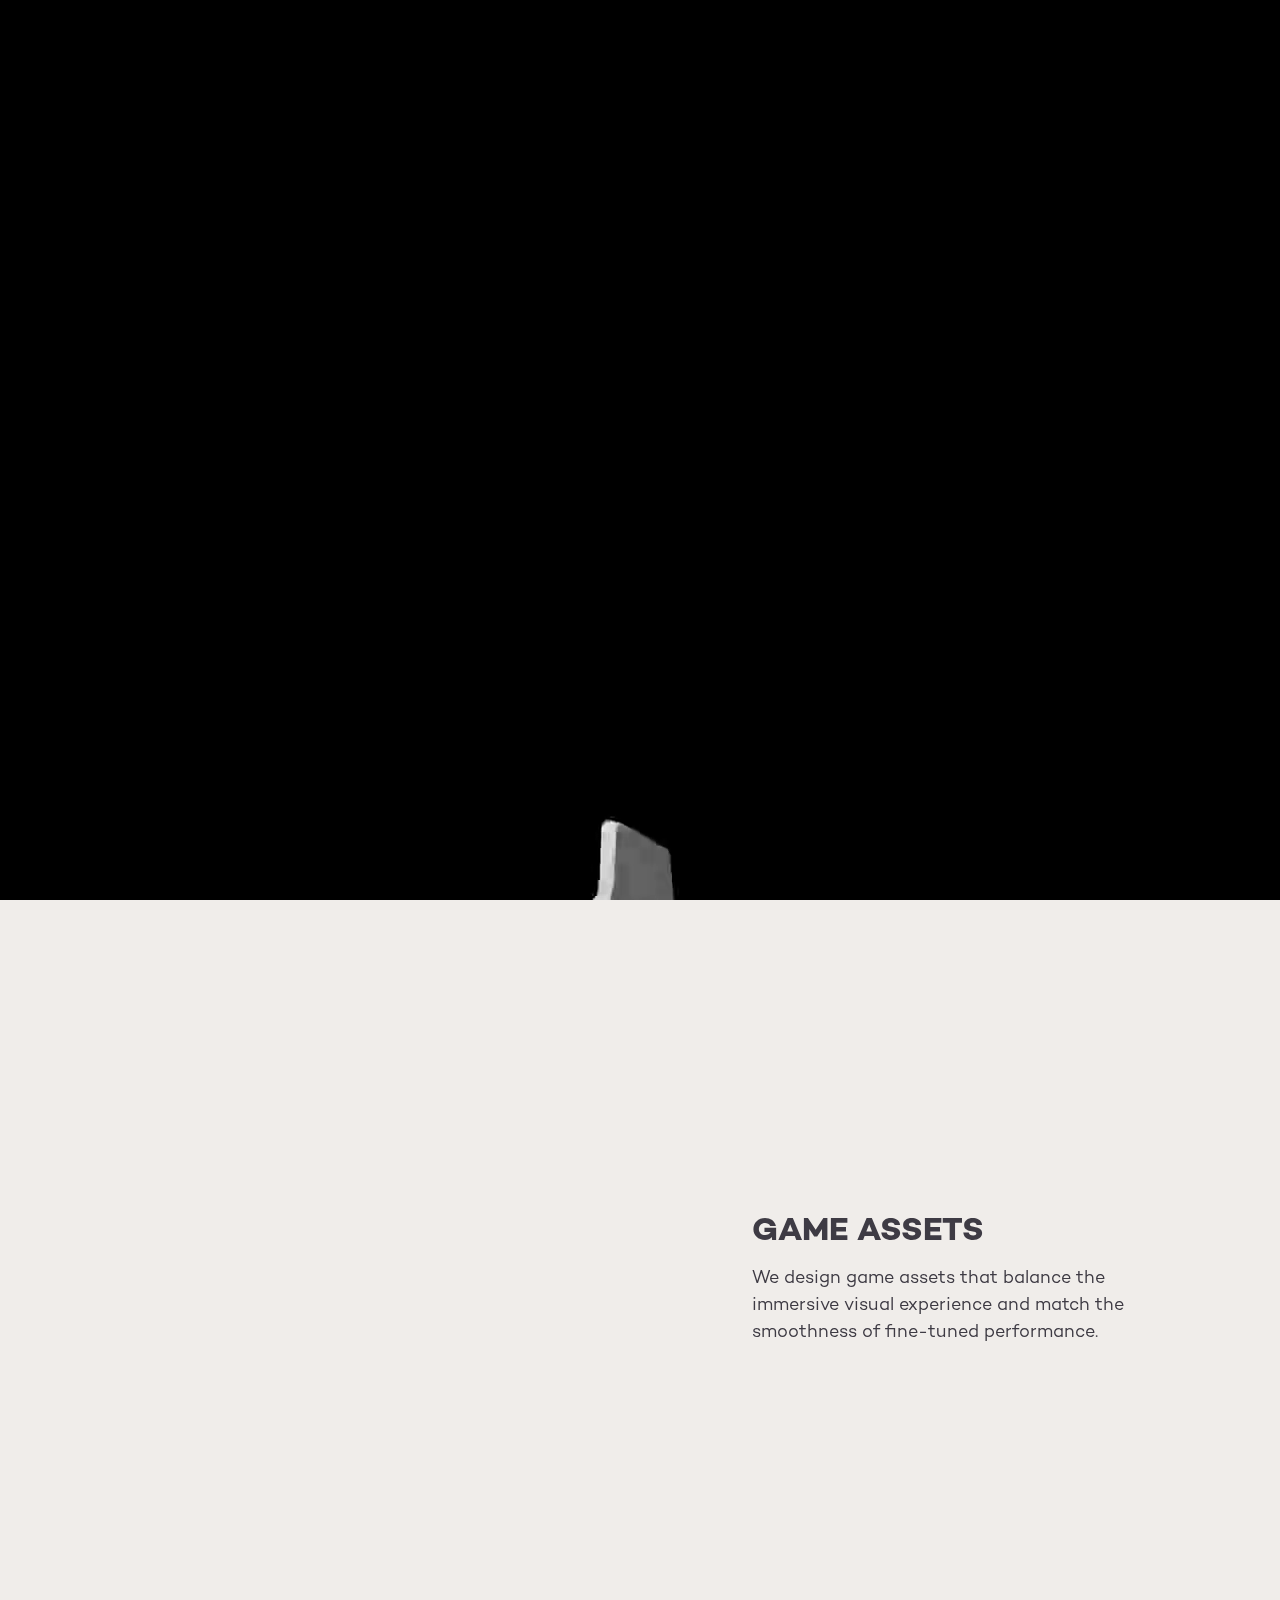
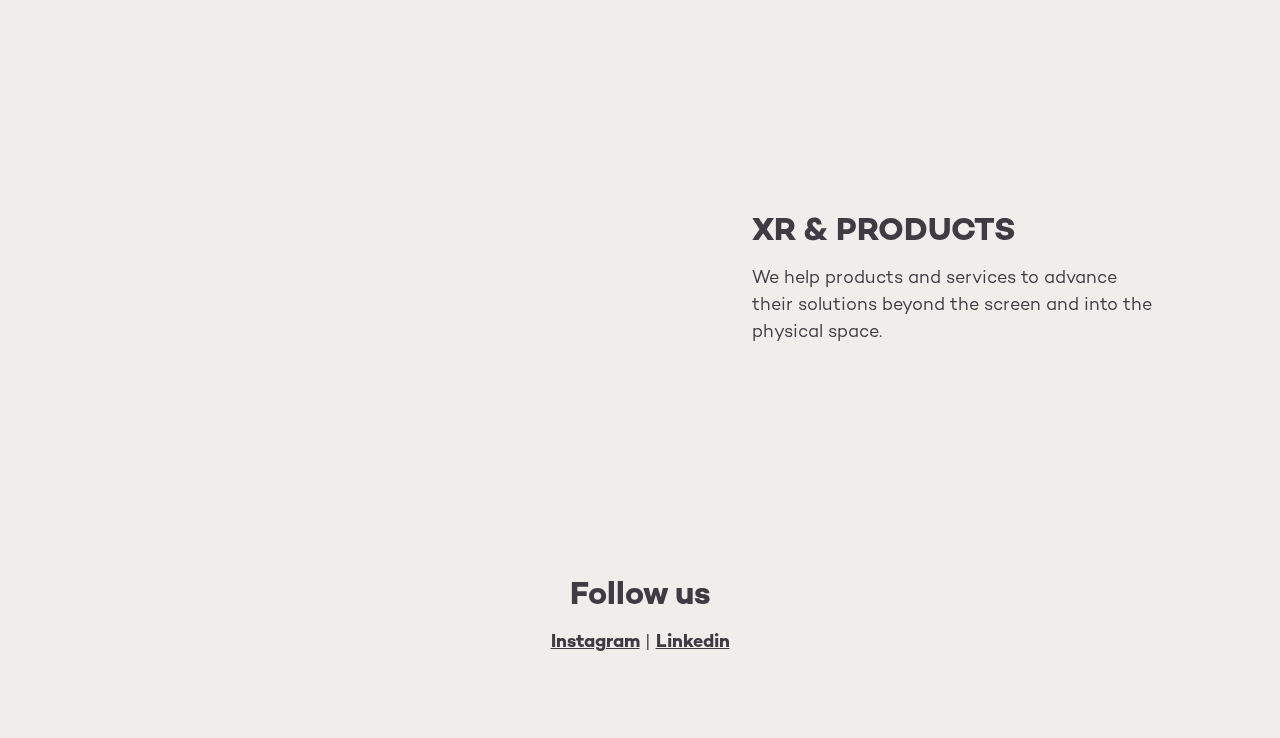
<file: index.html>
﻿<!DOCTYPE html>
<html lang="en">

<head>
    <meta charset="UTF-8">
    <!--    <meta name="viewport" content="width=device-width, initial-scale=1">-->

    <title>Ringbahn.io - Berlin-based 3D production studio focused on game development, XR.</title>


    <script src="https://ajax.googleapis.com/ajax/libs/jquery/2.0.0/jquery.min.js"></script>
    <script src="https://aframe.io/releases/1.3.0/aframe.min.js"></script>


    <link rel="stylesheet" href="css/style.css">


    <meta name="description" content="We focus on developing 3D assets for the gaming industry, webGL experiences, and XR use in products and services. We also create unique audio-visual experiences, and similar CGI projects.">

    <meta name="viewport" content="width=device-width, initial-scale=1.0, user-scalable=no" />

    <meta property="og:title" content="Berlin-based 3D production studio.">
    <meta property="og:description" content="We focus on developing 3D assets for the gaming industry, webGL experiences, and XR use in products and services. We also create unique audio-visual experiences, and similar CGI projects.">
    <meta property="og:image" content="https://www.ringbahn.io/image.jpg">
    <meta property="og:image:alt" content="Berlin-based 3D production studio.">
    <meta property="og:locale" content="en_GB">
    <meta property="og:type" content="website">
    <meta name="twitter:card" content="summary_large_image">


    <link rel="icon" href="/favicon.ico">
    <link rel="icon" href="/favicon.svg" type="image/svg+xml">
    <link rel="apple-touch-icon" href="/apple-touch-icon.png">
    <meta name="theme-color" content="#F0EDEA">
</head>

<body>
    <div class="intro">
        <div>
            <div id="logo"><img src="img/logo.svg" class="logo"></div>
            <div class="intro_text" id="ghost">
                <h2>We are Berlin-based 3D production studio.</h2>
                <img src="img/arrow.svg" class="arrow" id="arrow">
            </div>
        </div>
        <video class="videoPlayer foo" muted autoplay playsinline>
            <source src="video/intro.mp4" type="video/mp4">
            <source src="video/intro.ogv" type="video/ogg">
            <img src="img/video_bg.jpg" title="Your browser does not support the html video">
        </video>
    </div>
    <section>
        <div class="demo_container">
            <div class="left">
                <iframe class="iframe-container" src="demo1.html" frameborder="0" scrolling="no"></iframe>
            </div>
            <div class="right">
                <div class="demo_desc">
                    <h3 class="demo_text">GAME ASSETS</h3>
                    <p class="demo_text">We design game assets that balance the immersive visual experience and match the smoothness of fine-tuned performance.</p>
                </div>
            </div>
        </div>
    </section>
    <section>
        <div class="demo_container">
            <div class="left">
                <iframe class="iframe-container" src="demo2.html" frameborder="0" scrolling="no"></iframe>
            </div>
            <div class="right">
                <div class="demo_desc">
                    <h3 class="demo_text">XR & PRODUCTS</h3>
                    <p class="demo_text">We help products and services to advance their solutions beyond the screen and into the physical space.</p>
                </div>
            </div>
        </div>
    </section>

    <section>
        <div class="demo_container">
            <div class="follow_container">
                <h3>Follow us</h3>
                <p><a href="https://www.instagram.com/ringbahn.io/" target=”_blank”>Instagram</a> | <a href="https://www.linkedin.com/company/ringbahn-io/" target=”_blank”>Linkedin</a></p>
            </div>
        </div>
    </section>





    <script>
        $(function() {

            $('#logo').delay(3000).fadeIn('slow');
            $('#ghost').delay(5000).fadeIn('slow');

        });

    </script>


</body>

</html>
</file>
<file: css/style.css>
﻿/*FONTS*/
@import url("//hello.myfonts.net/count/4a60c0");

@font-face {
    font-family: "Campton-Bold";
    src: url('/fonts/CamptonBold/font.woff2') format('woff2'), url('/fonts/CamptonBold/font.woff') format('woff');
}

@font-face {
    font-family: "Campton-Book";
    src: url('/fonts/CamptonBook/font.woff2') format('woff2'), url('/fonts/CamptonBook/font.woff') format('woff');
}

h2 {
    font-family: "Campton-Book";
    font-size: 24px;
    color: #3E3B44;
}

h3 {
    font-family: "Campton-Bold";
    font-size: 32px;
    line-height: 1px;
    color: #3E3B44;
}


p {
    font-family: "Campton-Book";
    font-size: 18px;
    color: #3E3B44;
    line-height: 1.5;
}

a {
    font-family: "Campton-Bold";
    color: #3E3B44;
}

@media (min-width: 1300px) {
    h3 {
        font-size: 52px;
    }

    p {
        font-size: 22px;
    }
}


.center {
    text-align: center;
}

/*GLOBALS*/

body,
html {
    height: 100%;
    margin: 0;
    font-family: helvetica, arial, sans-serif;
    font-weight: 100;
    -webkit-font-smoothing: antialiased;
    -webkit-text-shadow: rgba(0, 0, 0, .01) 0 0 1px;
    text-shadow: rgba(0, 0, 0, .01) 0 0 1px;
    -moz-osx-font-smoothing: grayscale;
}

body {
    background-color: #F0EDEA;
    height: 100%;
    padding: 0;
    margin: 0;
}


/*Header Content*/


#logo {
    display: none;
}


#ghost {
    display: none;
}

.logo {
    height: 32px;
    width: auto;
    margin: 32px 0 0 32px;
}


.intro {
    width: 100%;
    height: 100%;
    background: none;
}


.intro_text {
    display: block;
    height: 300px;
    background: linear-gradient(180deg, rgba(240, 237, 234, 0) 0%, #F0EDEA 100%);
    position: absolute;
    text-align: center;
    width: 100%;
    bottom: 0;
    overflow: auto;
}

.intro_text H2 {
    position: absolute;
    bottom: 48px;

}


.arrow {
    position: absolute;
    bottom: 32px;
}

@media (min-width: 768px) {
    .logo {
        height: 48px;
        width: auto;
        margin: 40px 0 0 40px;
    }

    .intro_text H2 {
        display: block;
        width: 600px;
        left: 50%;
        margin-left: -300px;
    }


}

@media (min-width: 2550px) {
    .logo {
        height: 64px;
        width: auto;
        margin: 52px 0 0 52px;
    }

    .intro_text H2 {
        display: block;
        width: 800px;
        left: 50%;
        margin-left: -400px;
    }

    h2 {
        font-size: 32px;
    }


}


/*VIDEO*/
video {
    object-fit: cover;
    width: 100vw;
    height: 100vh;
    position: absolute;
    top: 0;
    left: 0;
    z-index: -10000;
}

/*DEMO*/


.demo_container {
    padding: 0 16px;
    display: block;
    overflow: auto;

}

@media (min-width: 1300px) {
    .demo_container {
        display: block;
        width: 1300px;
        margin: 0 auto;

    }
}


.left {
    width: 100%;
    overflow: auto;
}

.right {
    width: 100%;
}

.demo_desc {
    display: block;
    width: 100%;
    max-width: 400px;
    padding: 0;
    margin: 0 auto;
    overflow: auto;
}

@media (min-width: 1023px) {
    .left {
        width: 50%;
        float: left;
    }

    .right {
        width: 50%;
        float: right;
        height: 600px;
    }

    .demo_desc {
        margin-top: 300px;
    }
}


@media (min-width: 1300px) {
    .demo_desc {
        max-width: 500px;
        margin-top: 250px;
    }
}

/*iframe*/

iframe {
    display: block;
    width: 100%;
    height: 400px;
    margin: 0;
    padding: 0;
    pointer-events: none;
}

@media (min-width: 768px) {
    iframe {
        height: 600px;
    }
}


.iframe-container {
    overflow: scroll !important;
    -webkit-overflow-scrolling: touch !important;
}

/*Follow*/

.follow_container {
    display: block;
    overflow: auto;
    text-align: center;
    padding: 64px 0;
}

@media (min-width: 1023px) {
    .follow_container {
        width: 600px;
        margin: 0 auto;

    }
}
</file>
